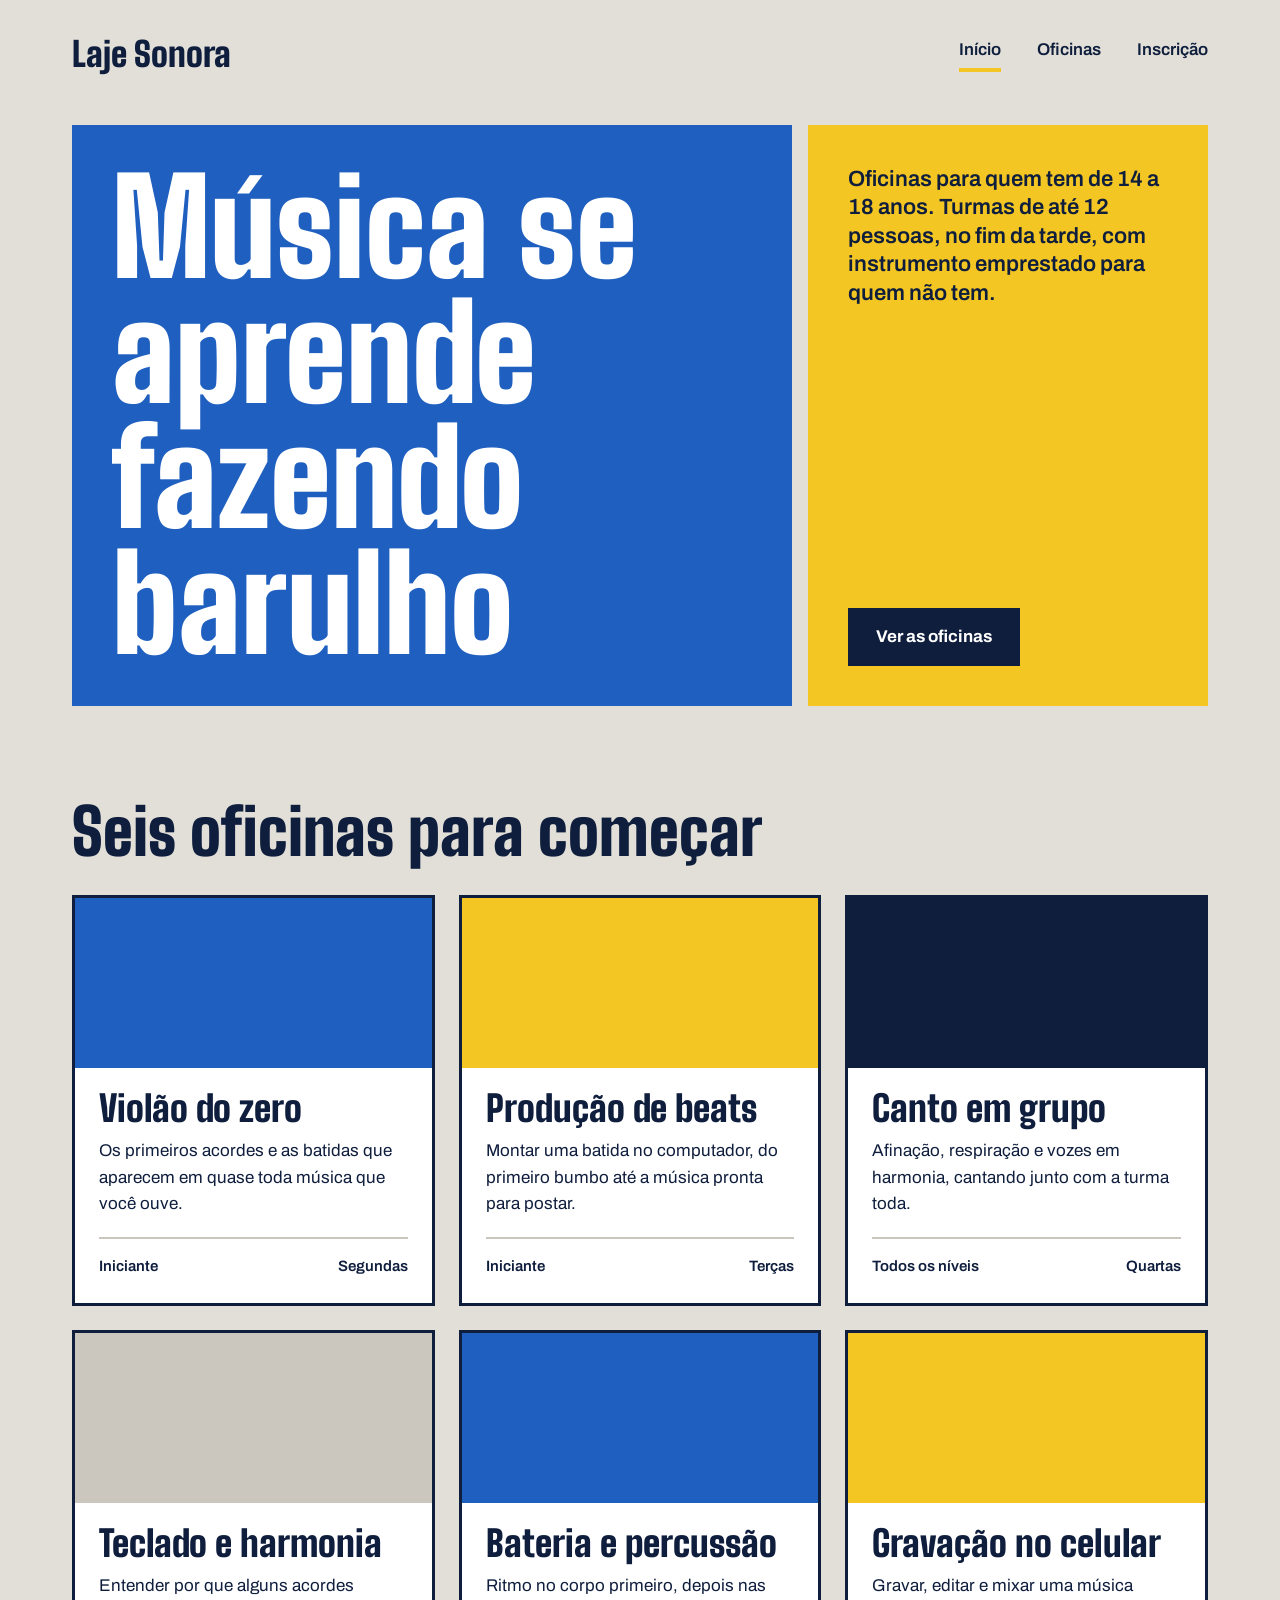
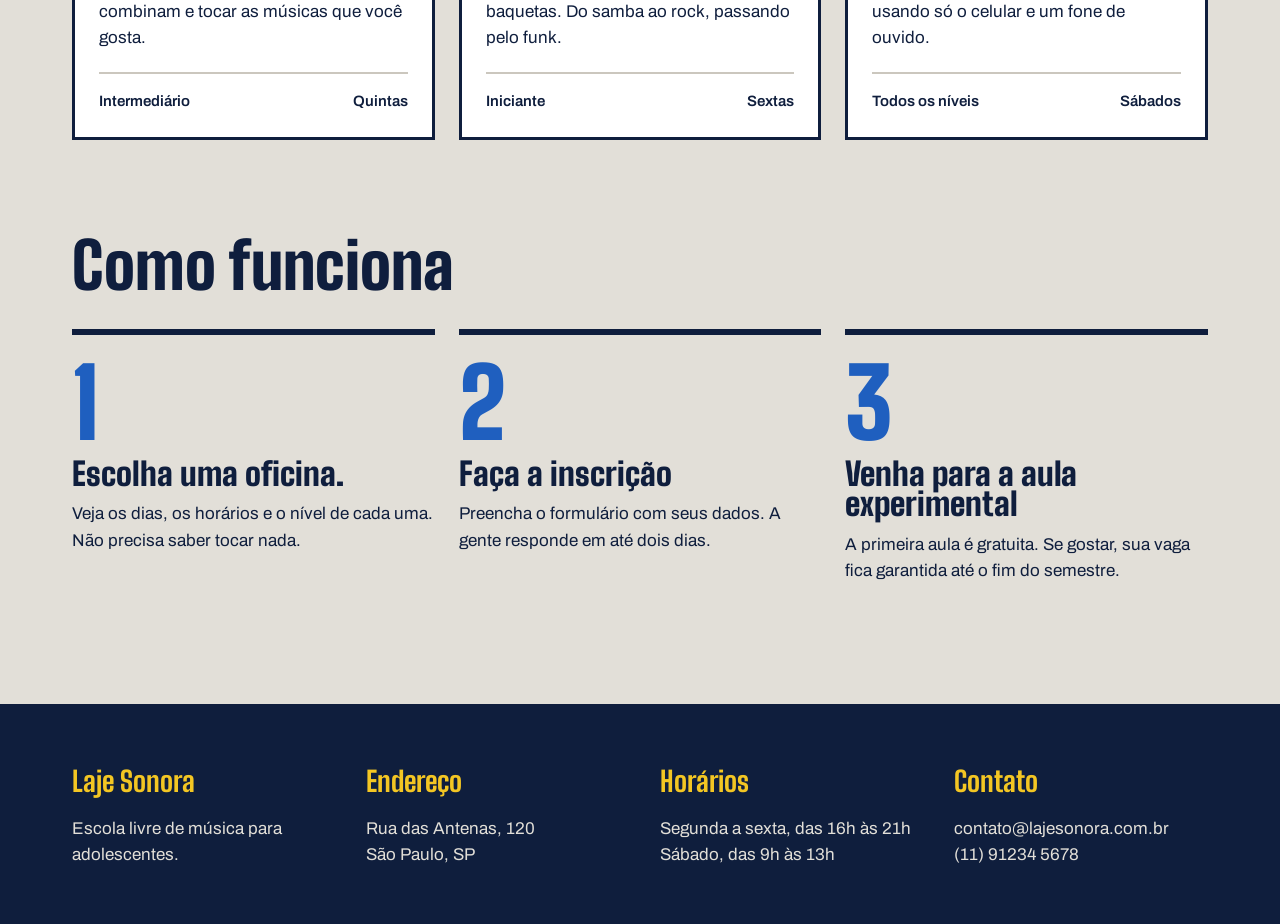
<file: index.html>
<!DOCTYPE html>
<html lang="pt-BR">
<head>
    <meta charset="UTF-8">
    <meta name="viewport" content="width=device-width, initial-scale=1.0">
    <title>Laje Sonora | Início</title>
    <link rel="preconnect" href="https://fonts.googleapis.com">
    <link rel="preconnect" href="https://fonts.gstatic.com" crossorigin>
    <link href="https://fonts.googleapis.com/css2?family=Big+Shoulders:opsz,wght@10..72,100..900&display=swap" rel="stylesheet">
    <link rel="preconnect" href="https://fonts.googleapis.com">
    <link rel="preconnect" href="https://fonts.gstatic.com" crossorigin>
    <link href="https://fonts.googleapis.com/css2?family=Archivo:ital,wght@0,100..900;1,100..900&display=swap" rel="stylesheet">
    <link rel="stylesheet" href="index.css">
</head>
<body>
    <header class="conteudo topo">
        <a href="index.html" class="logo">Laje Sonora</a>

        <nav class="menu">
            <a href="" class="atual">Início</a>
            <a href="oficinas.html">Oficinas</a>
            <a href="inscricao.html">Inscrição</a>
        </nav>
    </header>
    <main>
        <section class="conteudo cartazes">
            <div class="cartaz cartaz-principal">
                <h1>Música se aprende fazendo barulho</h1>
            </div>

            <div class="cartaz cartaz-lateral">
                <p>Oficinas para quem tem de 14 a 18 anos. Turmas de até 12 pessoas, no fim da tarde, com instrumento emprestado para quem não tem.</p>

                <a href="oficinas.html" class="botao">Ver as oficinas</a>
            </div>
        </section>

        <section class="conteudo secao">
            <h2 class="titulo-secao">Seis oficinas para começar</h2>

            <div class="cards">
                <article class="card">
                    <div class="foto foto-azul">

                    </div>

                    <div class="card-texto">
                        <h3>Violão do zero</h3>

                        <p>Os primeiros acordes e as batidas que aparecem em quase toda música que você ouve.</p>

                        <div class="card-info">
                            <span>Iniciante</span>
                            <span>Segundas</span>
                        </div>
                    </div>
                </article>

                <article class="card">
                    <div class="foto foto-amarela">

                    </div>

                    <div class="card-texto">
                        <h3>Produção de beats</h3>

                        <p>Montar uma batida no computador, do primeiro bumbo até a música pronta para postar.</p>

                        <div class="card-info">
                            <span>Iniciante</span>
                            <span>Terças</span>
                        </div>
                    </div>
                </article>

                <article class="card">
                    <div class="foto foto-tinta">

                    </div>

                    <div class="card-texto">
                        <h3>Canto em grupo</h3>

                        <p>Afinação, respiração e vozes em harmonia, cantando junto com a turma toda.</p>

                        <div class="card-info">
                            <span>Todos os níveis</span>
                            <span>Quartas</span>
                        </div>
                    </div>
                </article>

                <article class="card">
                    <div class="foto">

                    </div>

                    <div class="card-texto">
                        <h3>Teclado e harmonia</h3>

                        <p>Entender por que alguns acordes combinam e tocar as músicas que você gosta.</p>

                        <div class="card-info">
                            <span>Intermediário</span>
                            <span>Quintas</span>
                        </div>
                    </div>
                </article>

                <article class="card">
                    <div class="foto foto-azul">

                    </div>

                    <div class="card-texto">
                        <h3>Bateria e percussão</h3>

                        <p>Ritmo no corpo primeiro, depois nas baquetas. Do samba ao rock, passando pelo funk.</p>

                        <div class="card-info">
                            <span>Iniciante</span>
                            <span>Sextas</span>
                        </div>
                    </div>
                </article>

                <article class="card">
                    <div class="foto foto-amarela">

                    </div>

                    <div class="card-texto">
                        <h3>Gravação no celular</h3>

                        <p>Gravar, editar e mixar uma música usando só o celular e um fone de ouvido.</p>

                        <div class="card-info">
                            <span>Todos os níveis</span>
                            <span>Sábados</span>
                        </div>
                    </div>
                </article>
            </div>
        </section>

        <section class="conteudo secao">
            <h2 class="titulo-secao">
                Como funciona
            </h2>
                <div class="passos">
                    <div class="passo">
                        <p class="passo-numero">1</p>
                        <h3>
                          Escolha uma oficina.
                        </h3>
                    <p>Veja os dias, os horários e o nível de cada uma. Não precisa saber tocar nada.</p>
                </div>

                
                    <div class="passo">
                        <p class="passo-numero">2</p>
                        <h3>Faça a inscrição</h3>
                        <p>Preencha o formulário com seus dados. A gente responde em até dois dias.</p>
                    </div>
              

                
                    <div class="passo">
                        <p class="passo-numero">3</p>
                        <h3>Venha para a aula experimental</h3>
                        <p>A primeira aula é gratuita. Se gostar, sua vaga fica garantida até o fim do semestre.</p>
                    </div>
                </div>
        </section>
    </main>

    <footer class="rodape">
        <div class="conteudo rodape-colunas">
            <div class="rodape-coluna">
                <h4>
                    Laje Sonora
                </h4>
                <p>Escola livre de música para <br> adolescentes.</p>
            </div>
            <div class="rodape-coluna">
                <h4>
                    Endereço
                </h4>
                <p>Rua das Antenas, 120 <br> São Paulo, SP</p>
            </div>
            <div class="rodape-coluna">
                <h4>
                    Horários
                </h4>
                <p>Segunda a sexta, das 16h às 21h <br> Sábado, das 9h às 13h</p>
            </div>
            <div class="rodape-coluna">
                <h4>
                    Contato
                </h4>
                <p>contato@lajesonora.com.br <br> (11) 91234 5678</p>
            </div>
        </div>
    </footer>

</body>
</html>
</file>
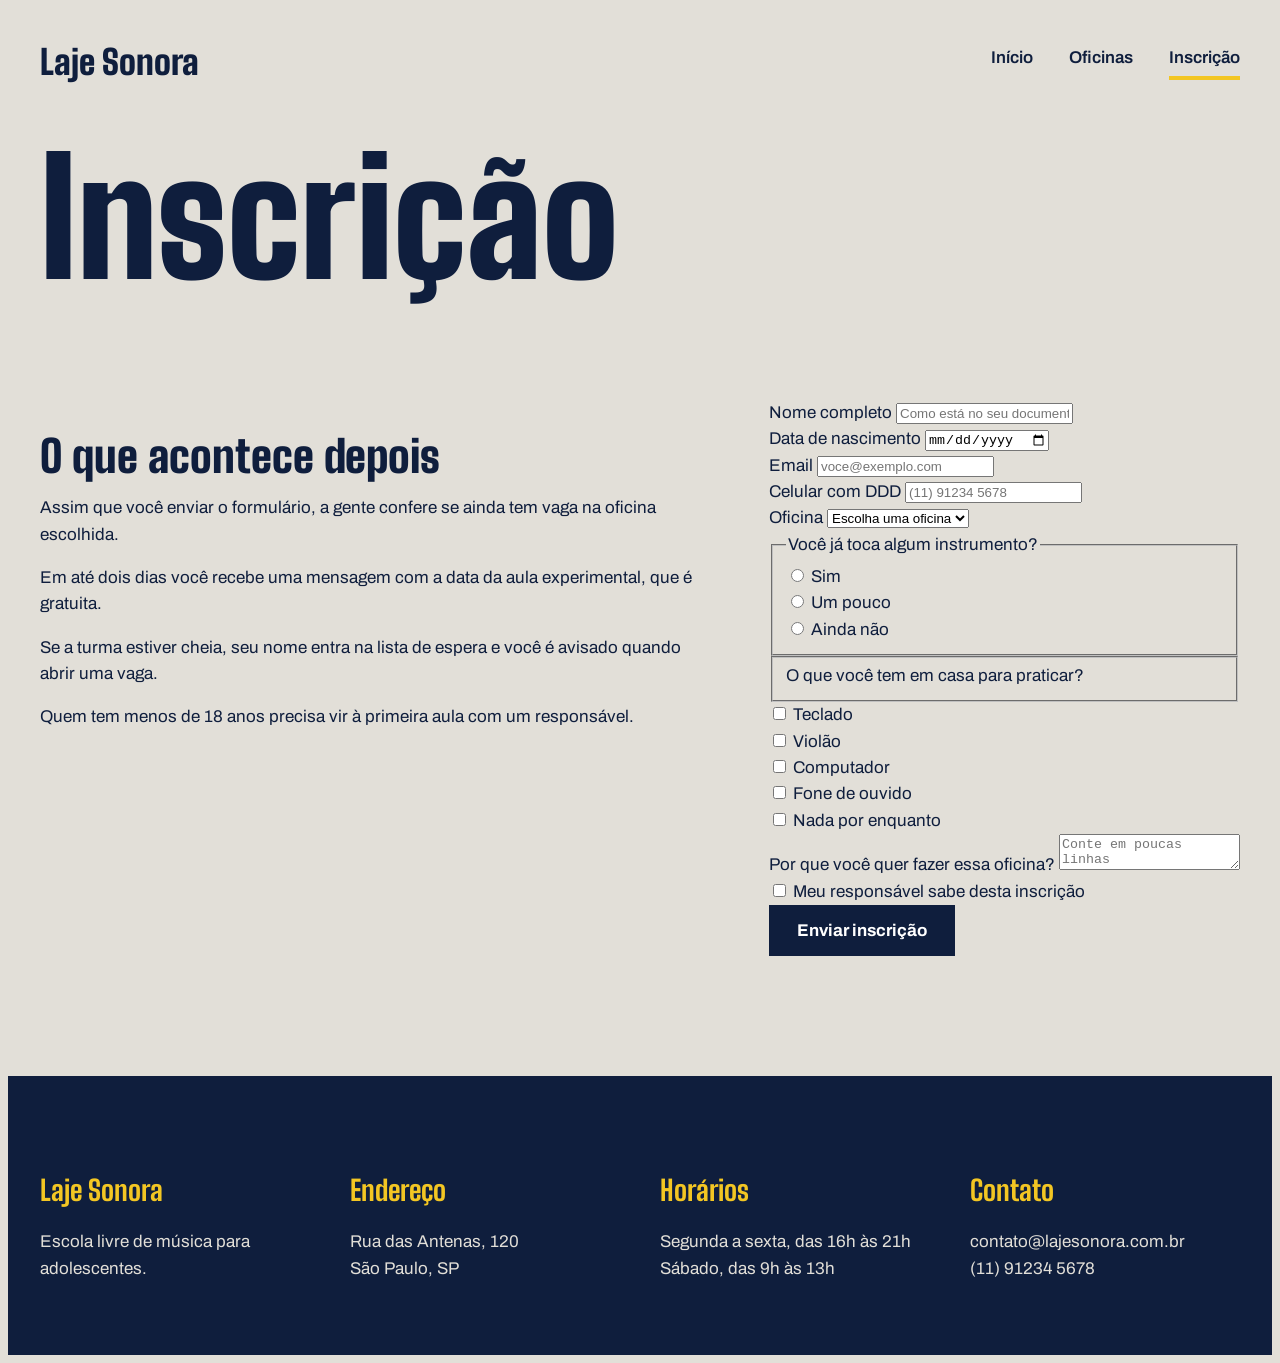
<file: inscricao.html>
<!DOCTYPE html>
<html lang="pt-BR">
<head>
    <meta charset="UTF-8">
    <meta name="viewport" content="width=device-width, initial-scale=1.0">
    <title>Laje Sonora | Inscrição</title>
    <link rel="preconnect" href="https://fonts.googleapis.com">
    <link rel="preconnect" href="https://fonts.gstatic.com" crossorigin>
    <link href="https://fonts.googleapis.com/css2?family=Big+Shoulders:opsz,wght@10..72,100..900&display=swap" rel="stylesheet">
    <link rel="preconnect" href="https://fonts.googleapis.com">
    <link rel="preconnect" href="https://fonts.gstatic.com" crossorigin>
    <link href="https://fonts.googleapis.com/css2?family=Archivo:ital,wght@0,100..900;1,100..900&display=swap" rel="stylesheet">
    <link rel="stylesheet" href="inscricao.css">
</head>
<body>
    <header class="conteudo topo">
        <a href="index.html" class="logo">Laje Sonora</a>

        <nav class="menu">
            <a href="index.html">Início</a>
            <a href="oficinas.html">Oficinas</a>
            <a href="inscricao.html"  class="atual">Inscrição</a>
        </nav>
    </header>
        <main class="conteudo">
            <h1 class="titulo-pagina">Inscrição</h1>
            <div class="inscricao">
                <section class="explicacao">
                    <h2>O que acontece depois</h2>
                    <p>Assim que você enviar o formulário, a gente confere se ainda tem vaga na oficina escolhida.</p>
                    <p>Em até dois dias você recebe uma mensagem com a data da aula experimental, que é gratuita.</p>
                    <p>Se a turma estiver cheia, seu nome entra na lista de espera e você é avisado quando abrir uma vaga.</p>
                    <p class="aviso">Quem tem menos de 18 anos precisa vir à primeira aula com um responsável.</p>
                </section>

                <form action="#" method="post" class="formulario">
                    <div class="linha">
                        <div class="campo">
                            <label for="nome">Nome completo</label>
                            <input type="text" id="nome" name="nome" placeholder="Como está no seu documento" required>
                        </div>
                        
                        <div class="campo">
                            <label for="nascimento" in>Data de nascimento</label>
                            <input type="date" id="nascimento" name="nascimento" required>
                        </div>
                    </div>

                    <div class="linha">
                        <div class="campo">
                            <label for="email">Email</label>
                            <input type="email" id="email" name="email" placeholder="voce@exemplo.com" required>
                        </div>
                        <div class="campo">
                            <label for="telefone">Celular com DDD</label>
                            <input type="tel" id="telefone" name="telefone" placeholder="(11) 91234 5678" required>
                        </div>
                    </div>

                    <div class="campo">
                        <label for="oficina">Oficina</label>
                        <select name="oficina" id="oficina" required>
                            <option value="">Escolha uma oficina</option>
                            <option value="violao">Violão do zero</option>
                            <option value="beats">Produção de beats</option>
                            <option value="canto">Canto em grupo</option>
                            <option value="teclado">Teclado e harmonia</option>
                            <option value="bateria">Bateria e percussão</option>
                            <option value="gravacao">Gravação no celular</option>
                        </select>
                    </div>

                    <fieldset class="grupo">
                        <legend>Você já toca algum instrumento?</legend>
                        <div class="opcoes">
                            <div class="opcao">
                                <input type="radio" id="tocaSim" name="toca " value="sim">
                                <label for="tocaSim">Sim</label>
                            </div>

                            <div class="opcao">
                                <input type="radio" id="tocaPouco" name="toca " value="pouco">
                                <label for="tocaPouco">Um pouco</label>
                            </div>

                            <div class="opcao">
                                <input type="radio" id="tocaNao" name="toca " value="nao">
                                <label for="tocaNao">Ainda não</label>
                            </div>

                        </div>
                    </fieldset>

                    <fieldset class="grupo">O que você tem em casa para praticar?</fieldset>
                    <div class="opcoes">
                        <div class="opcao">
                            <input type="checkbox" id="temViolao" name="tem" value="violao">
                            <label for="temTeclado">Teclado</label>
                        </div>

                        <div class="opcao">
                            <input type="checkbox" id="temTeclado" name="tem" value="teclado">
                            <label for="temViolao">Violão</label>
                        </div>

                        <div class="opcao">
                            <input type="checkbox" id="temComputador" name="tem" value="computador">
                            <label for="temViolao">Computador</label>
                        </div>

                        <div class="opcao">
                            <input type="checkbox" id="temFone" name="tem" value="fone">
                            <label for="temFone">Fone de ouvido</label>
                        </div>

                        <div class="opcao">
                            <input type="checkbox" id="temNada" name="tem" value="nada">
                            <label for="temNada">Nada por enquanto</label>
                        </div>

                        <div class="campo">
                            <label for="motivo">Por que você quer fazer essa oficina?</label>
                            <textarea name="motivo" id="motivo" placeholder="Conte em poucas linhas"></textarea>
                        </div>

                        <div class="opcao">
                            <input type="checkbox" id="responsavel" name="responsavel">
                            <label for="">Meu responsável sabe desta inscrição</label>
                        </div>

                        <div>
                            <button class="botao" type="submit">Enviar inscrição</button>
                        </div>
                    </div>
                </form>
            </div>
        </main>


        <footer class="rodape">
            <div class="conteudo rodape-colunas">
                <div class="rodape-coluna">
                    <h4>
                        Laje Sonora
                    </h4>
                    <p>Escola livre de música para <br> adolescentes.</p>
                </div>
                <div class="rodape-coluna">
                    <h4>
                        Endereço
                    </h4>
                    <p>Rua das Antenas, 120 <br> São Paulo, SP</p>
                </div>
                <div class="rodape-coluna">
                    <h4>
                        Horários
                    </h4>
                    <p>Segunda a sexta, das 16h às 21h <br> Sábado, das 9h às 13h</p>
                </div>
                <div class="rodape-coluna">
                    <h4>
                        Contato
                    </h4>
                    <p>contato@lajesonora.com.br <br> (11) 91234 5678</p>
                </div>
            </div>
        </footer>
</body>
</html>
</file>
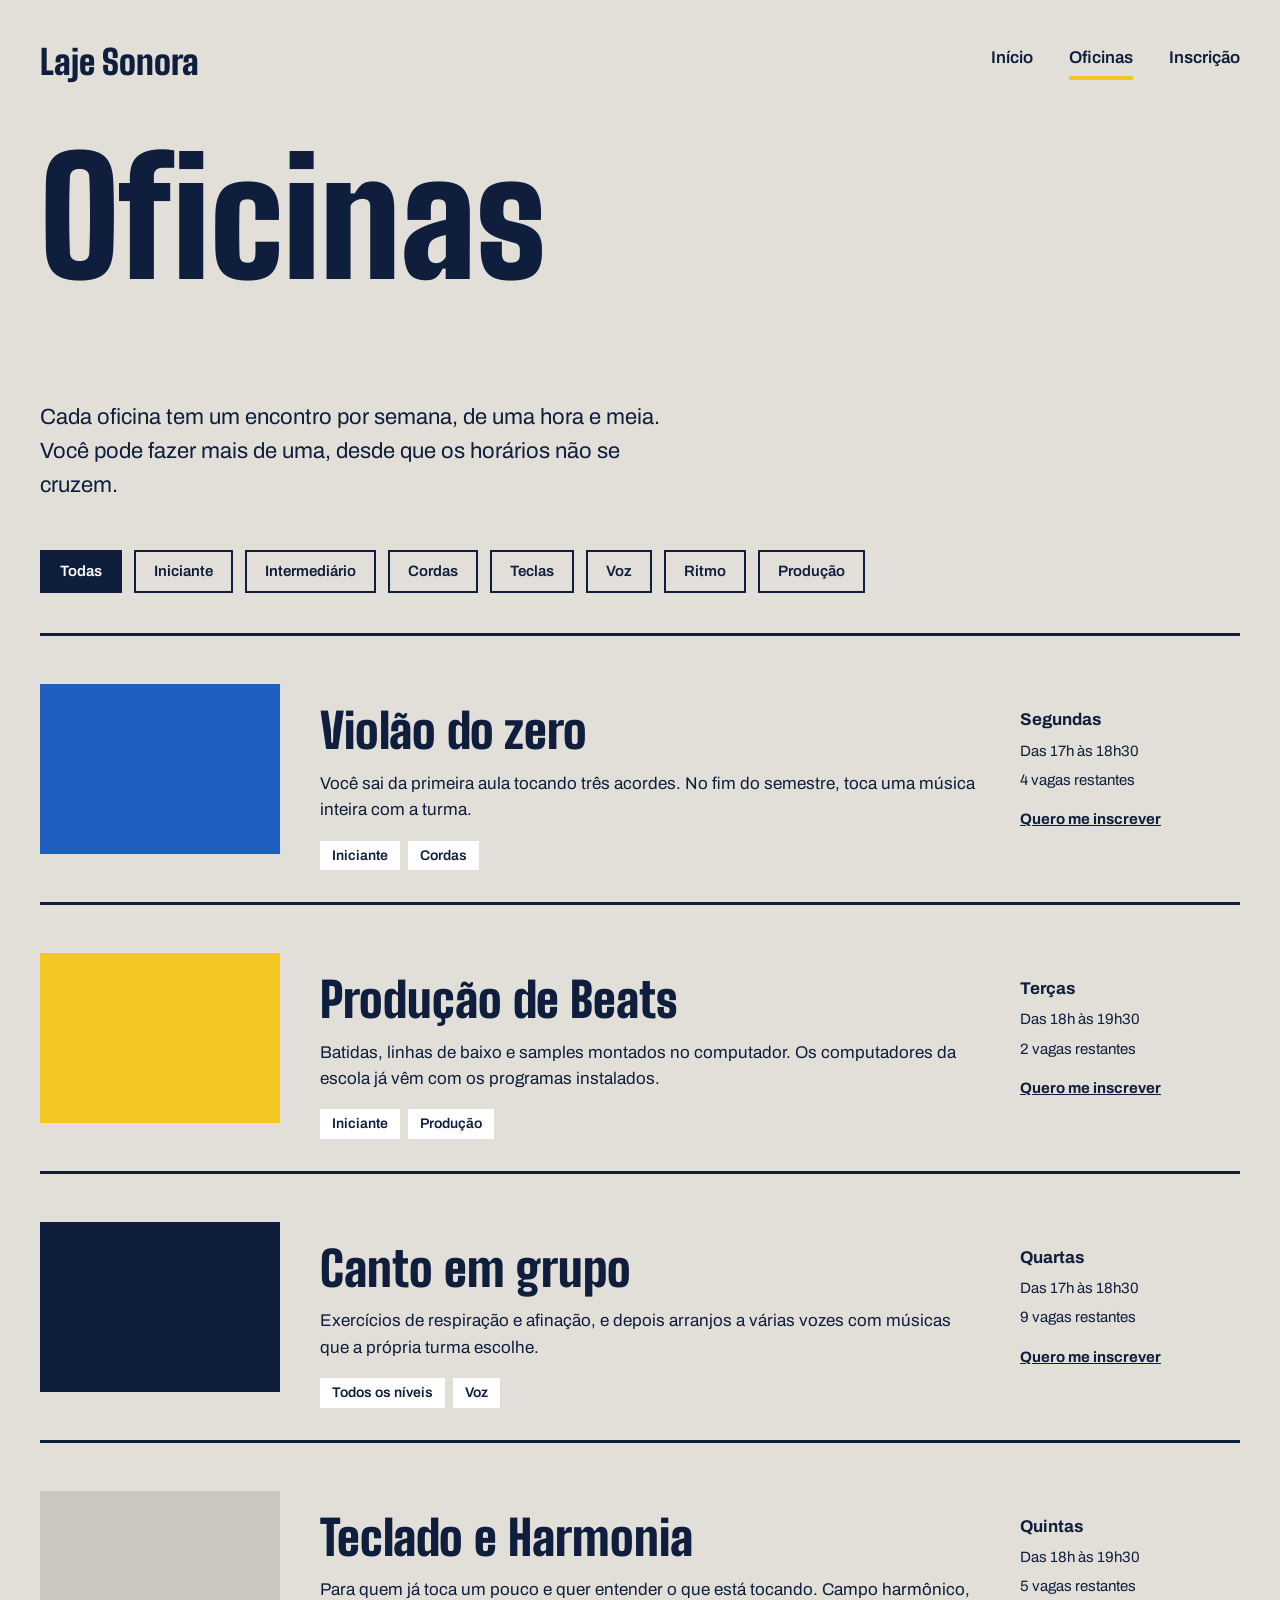
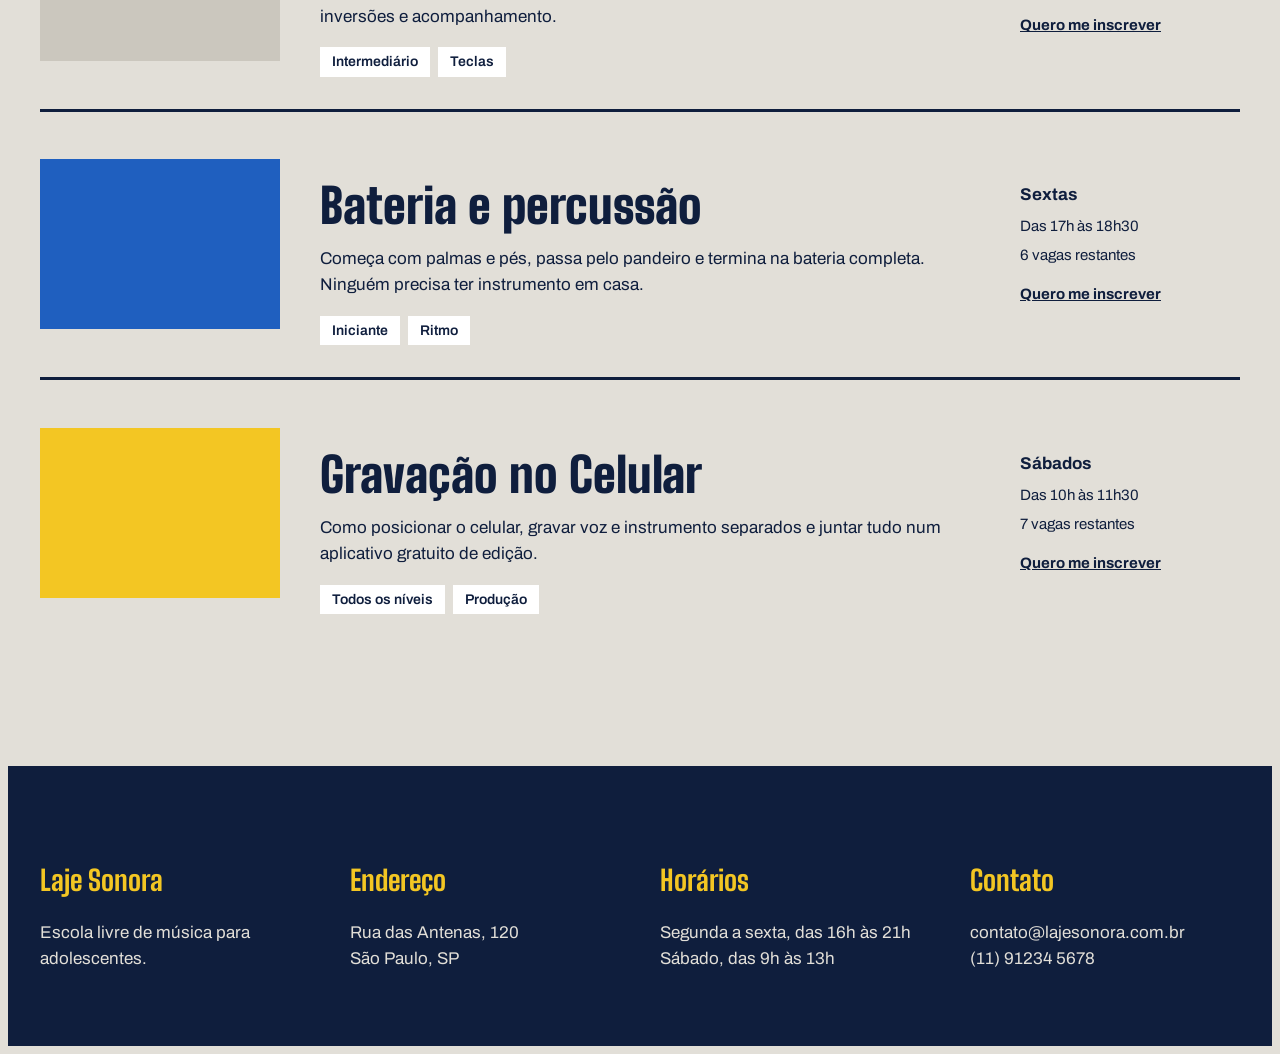
<file: oficinas.html>
<!DOCTYPE html>
<html lang="pt-BR">
<head>
    <meta charset="UTF-8">
    <meta name="viewport" content="width=device-width, initial-scale=1.0">
    <title>Laje Sonora | Oficinas</title>
    <link rel="preconnect" href="https://fonts.googleapis.com">
    <link rel="preconnect" href="https://fonts.gstatic.com" crossorigin>
    <link href="https://fonts.googleapis.com/css2?family=Big+Shoulders:opsz,wght@10..72,100..900&display=swap" rel="stylesheet">
    <link rel="preconnect" href="https://fonts.googleapis.com">
    <link rel="preconnect" href="https://fonts.gstatic.com" crossorigin>
    <link href="https://fonts.googleapis.com/css2?family=Archivo:ital,wght@0,100..900;1,100..900&display=swap" rel="stylesheet">
    <link rel="stylesheet" href="oficinas.css">
</head>
<body>
    <header class="conteudo topo">
        <a href="index.html" class="logo">Laje Sonora</a>

        <nav class="menu">
            <a href="index.html">Início</a>
            <a href="oficinas.html" class="atual">Oficinas</a>
            <a href="inscricao.html">Inscrição</a>
        </nav>
    </header>
        <main class="conteudo">
            <h1 class="titulo-pagina">Oficinas</h1>
            <p class="subtitulo-pagina">Cada oficina tem um encontro por semana, de uma hora e meia. Você pode fazer mais de uma, desde que os horários não se cruzem.</p>

            <div class="filtros">
                <span class="filtro ativo">Todas</span>
                <span class="filtro">Iniciante</span>
                <span class="filtro">Intermediário</span>
                <span class="filtro">Cordas</span>
                <span class="filtro">Teclas</span>
                <span class="filtro">Voz</span>
                <span class="filtro">Ritmo</span>
                <span class="filtro">Produção</span>
            </div>
            <div class="lista">

                <article class="oficina">
                    <div class="foto foto-azul"></div>
                    <div class="oficina-texto">
                        <h2>Violão do zero</h2>
                        <p>Você sai da primeira aula tocando três acordes. No fim do semestre, toca uma música inteira com a turma.</p>
                        <div class="etiquetas">
                            <span class="etiqueta">Iniciante</span>
                            <span class="etiqueta">Cordas</span>
                        </div>
                    </div>
                    <div class="oficinas-detalhes">
                        <strong>Segundas</strong>
                        <span>Das 17h às 18h30</span>
                        <span>4 vagas restantes</span>
                        <a href="inscricao.html">Quero me inscrever</a>
                    </div>
                </article>

                <article class="oficina">
                    <div class="foto foto-amarela"></div>
                    <div class="oficina-texto">
                        <h2>Produção de Beats</h2>
                        <p>Batidas, linhas de baixo e samples montados no computador. Os computadores da escola já vêm com os programas instalados.</p>
                        <div class="etiquetas">
                            <span class="etiqueta">Iniciante</span>
                            <span class="etiqueta">Produção</span>
                        </div>
                    </div>
                    <div class="oficinas-detalhes">
                        <strong>Terças</strong>
                        <span>Das 18h às 19h30</span>
                        <span>2 vagas restantes</span>
                        <a href="inscricao.html">Quero me inscrever</a>
                    </div>
                </article>

                <article class="oficina">
                    <div class="foto foto-tinta"></div>
                    <div class="oficina-texto">
                        <h2>Canto em grupo</h2>
                        <p>Exercícios de respiração e afinação, e depois arranjos a várias vozes com músicas que a própria turma escolhe.</p>
                        <div class="etiquetas">
                            <span class="etiqueta">Todos os níveis</span>
                            <span class="etiqueta">Voz</span>
                        </div>
                    </div>
                    <div class="oficinas-detalhes">
                        <strong>Quartas</strong>
                        <span>Das 17h às 18h30</span>
                        <span>9 vagas restantes</span>
                        <a href="inscricao.html">Quero me inscrever</a>
                    </div>
                </article>

                <article class="oficina">
                    <div class="foto"></div>
                    <div class="oficina-texto">
                        <h2>Teclado e Harmonia</h2>
                        <p>Para quem já toca um pouco e quer entender o que está tocando. Campo harmônico, inversões e acompanhamento.</p>
                        <div class="etiquetas">
                            <span class="etiqueta">Intermediário</span>
                            <span class="etiqueta">Teclas</span>
                        </div>
                    </div>
                    <div class="oficinas-detalhes">
                        <strong>Quintas</strong>
                        <span>Das 18h às 19h30</span>
                        <span>5 vagas restantes</span>
                        <a href="inscricao.html">Quero me inscrever</a>
                    </div>
                </article>

                <article class="oficina">
                    <div class=" foto foto-azul"></div>
                    <div class="oficina-texto">
                        <h2>Bateria e percussão</h2>
                        <p>Começa com palmas e pés, passa pelo pandeiro e termina na bateria completa. Ninguém precisa ter instrumento em casa.</p>
                        <div class="etiquetas">
                            <span class="etiqueta">Iniciante</span>
                            <span class="etiqueta">Ritmo</span>
                        </div>
                    </div>
                    <div class="oficinas-detalhes">
                        <strong>Sextas</strong>
                        <span>Das 17h às 18h30</span>
                        <span>6 vagas restantes</span>
                        <a href="inscricao.html">Quero me inscrever</a>
                    </div>
                </article>

                <article class="oficina">
                    <div class=" foto foto-amarela"></div>
                    <div class="oficina-texto">
                        <h2>Gravação no Celular</h2>
                        <p>Como posicionar o celular, gravar voz e instrumento separados e juntar tudo num aplicativo gratuito de edição.</p>
                        <div class="etiquetas">
                            <span class="etiqueta">Todos os níveis</span>
                            <span class="etiqueta">Produção</span>
                        </div>
                    </div>
                    <div class="oficinas-detalhes">
                        <strong>Sábados</strong>
                        <span>Das 10h às 11h30</span>
                        <span>7 vagas restantes</span>
                        <a href="inscricao.html">Quero me inscrever</a>
                    </div>
                </article>
            </div>
        </main>


        <footer class="rodape">
            <div class="conteudo rodape-colunas">
                <div class="rodape-coluna">
                    <h4>
                        Laje Sonora
                    </h4>
                    <p>Escola livre de música para <br> adolescentes.</p>
                </div>
                <div class="rodape-coluna">
                    <h4>
                        Endereço
                    </h4>
                    <p>Rua das Antenas, 120 <br> São Paulo, SP</p>
                </div>
                <div class="rodape-coluna">
                    <h4>
                        Horários
                    </h4>
                    <p>Segunda a sexta, das 16h às 21h <br> Sábado, das 9h às 13h</p>
                </div>
                <div class="rodape-coluna">
                    <h4>
                        Contato
                    </h4>
                    <p>contato@lajesonora.com.br <br> (11) 91234 5678</p>
                </div>
            </div>
        </footer>
</body>
</html>
</file>
<file: index.css>
*{
    margin: 0;
    padding: 0;
    box-sizing: border-box;
}

:root{
    --concreto: #E2DFD8;
    --concreto-escuro: #CBC7BE;
    --tinta: #0F1E3D;
    --caixa-dagua: #1F5FBF;
    --fita: #F3C623;
    --branco: #FFFFFF;

    --fonte-cartaz: "Big Shoulders", "Arial Narrow", sans-serif;
    --fonte-texto: "Archivo", Arial, sans-serif;
}

body{
    background-color: #E2DFD8;
    color: var(--tinta);
    font-family: var(--fonte-texto);
    font-size: 17px;
    line-height: 1.55;
}

a{
    color: inherit;
}

h1, h2, h3{
    font-family: var(--fonte-cartaz);
    font-weight: 900;
    line-height: 0.95;
}

.conteudo{
    max-width: 1200px;
    margin-inline: auto;
    padding-inline: 32px;
}

.topo{
    padding-block: 28px;
    display: flex;
    justify-content: space-between;
    align-items: center;
}

.logo {
    font-family: var(--fonte-cartaz);
    font-size: 34px;
    font-weight: 900;
    text-decoration: none;
}

.menu{
    display: flex;
    gap: 36px;
}

.menu a{
    font-weight: 600;
    text-decoration: none;
    padding-bottom: 4px; 
    border-bottom: 4px solid transparent;
}

.menu a:hover{
    border-bottom-color:var(--tinta);
}

.menu a.atual{
    border-bottom-color:var(--fita);
}

.cartazes{
    margin-top: 16px;
    display: flex;
    gap: 16px;
}

.cartaz{
    padding: 40px;
}

.cartaz-principal {
    background-color: var(--caixa-dagua);
    color: var(--branco);
    flex: 2;
}

.cartaz-principal h1{
    font-size: 132px;
    max-width: 9ch;
}

.cartaz-lateral {
    background-color: var(--fita);
    flex: 1;
    display: flex;
    flex-direction: column;
    justify-content: space-between;
    gap: 32px;
    align-items: flex-start;
}

.cartaz-lateral p{
    font-size: 22px;
    font-weight: 600;
    line-height: 1.3;
}

.botao{
    background-color: var(--tinta);
    color: var(--branco);
    font-weight: 700;
    text-decoration: none;
    padding: 16px 28px;
    border: none;
    font-family: var(--fonte-texto);
    font-size: 17px;
    cursor: pointer;
}

.botao:hover {
    background-color: var(--caixa-dagua);
}

.secao {
    margin-top: 96px;
}

.titulo-secao {
    font-size: 64px;
    margin-bottom: 32px;
}

.cards {
    display: flex;
    flex-wrap: wrap;
    gap: 24px;
}

.card{
    background-color: var(--branco);
    border: 3px solid var(--tinta);
    flex: 1 1 340px;

    h3{
        font-size: 36px;
        margin-bottom: 12px;
    }
}

.card .foto  {
    height: 170px;
}

.foto {
    background-color: var(--concreto-escuro);
}

.foto-azul {
    background-color: var(--caixa-dagua);
}

.foto-amarela {
    background-color: var(--fita);
}

.foto-tinta {
    background-color: var(--tinta);
}

.card-texto {
    padding: 24px;
}

.card-info {
    margin-top: 20px;
    padding-top: 16px;
    border-top: 2px solid var(--concreto-escuro);
    font-weight: 600;
    font-size: 15px;

    display: flex;
    justify-content: space-between;
}

.passos {
    display: flex;
    gap: 24px;
}

.passo{
    border-top: 6px solid var(--tinta);
    padding-top: 20px;
    flex: 1;
}

.passo-numero {
    font-family: var(--fonte-cartaz);
    font-size: 96px;
    font-weight: 900;
    line-height: 1;
    color: var(--caixa-dagua);
}
.passo h3{
    font-size: 32px;
    margin-block: 8px 12px;
}

.rodape {
    margin-top: 120px;
    background-color: var(--tinta);
    color: var(--concreto);
    padding-block: 56px;
}

.rodape-colunas {
    display: flex;
    gap: 40px;
}

.rodape-coluna {
    flex: 1;
}

.rodape h4 {
    font-family: var(--fonte-cartaz);
    font-size: 28px;
    color: var(--fita);
    margin-bottom: 12px ;
}
</file>
<file: inscricao.css>
:root{
    --concreto: #E2DFD8;
    --concreto-escuro: #CBC7BE;
    --tinta: #0F1E3D;
    --caixa-dagua: #1F5FBF;
    --fita: #F3C623;
    --branco: #FFFFFF;

    --fonte-cartaz: "Big Shoulders", "Arial Narrow", sans-serif;
    --fonte-texto: "Archivo", Arial, sans-serif;
}

body{
    background-color: #E2DFD8;
    color: var(--tinta);
    font-family: var(--fonte-texto);
    font-size: 17px;
    line-height: 1.55;
}

a{
    color: inherit;
}

h1, h2, h3{
    font-family: var(--fonte-cartaz);
    font-weight: 900;
    line-height: 0.95;
}

.conteudo{
    max-width: 1200px;
    margin-inline: auto;
    padding-inline: 32px;
}

.topo{
    padding-block: 28px;
    display: flex;
    justify-content: space-between;
    align-items: center;
}

.logo {
    font-family: var(--fonte-cartaz);
    font-size: 34px;
    font-weight: 900;
    text-decoration: none;
}

.menu{
    display: flex;
    gap: 36px;
}

.menu a{
    font-weight: 600;
    text-decoration: none;
    padding-bottom: 4px; 
    border-bottom: 4px solid transparent;
}

.menu a:hover{
    border-bottom-color:var(--tinta);
}

.menu a.atual{
    border-bottom-color:var(--fita);
}

.rodape {
    margin-top: 120px;
    background-color: var(--tinta);
    color: var(--concreto);
    padding-block: 56px;
}

.rodape-colunas {
    display: flex;
    gap: 40px;
}

.rodape-coluna {
    flex: 1;
}

.rodape h4 {
    font-family: var(--fonte-cartaz);
    font-size: 28px;
    color: var(--fita);
    margin-bottom: 12px ;
}

.titulo-pagina {
    font-size: 160px;
    margin-top: 24px;
}

.botao{
    background-color: var(--tinta);
    color: var(--branco);
    font-weight: 700;
    text-decoration: none;
    padding: 16px 28px;
    border: none;
    font-family: var(--fonte-texto);
    font-size: 17px;
    cursor: pointer;
}

.botao:hover {
    background-color: var(--caixa-dagua);
}

.inscricao{
    margin-top: 56px;
    display: flex;
    gap: 72px;
}

.explicacao {
    flex: 1;
}

.explicacao h2{
    font-size: 44px;
    margin-bottom: 16px;
}

.explicacao p + p{
    margin-top: 14px;
}
</file>
<file: oficinas.css>
:root{
    --concreto: #E2DFD8;
    --concreto-escuro: #CBC7BE;
    --tinta: #0F1E3D;
    --caixa-dagua: #1F5FBF;
    --fita: #F3C623;
    --branco: #FFFFFF;

    --fonte-cartaz: "Big Shoulders", "Arial Narrow", sans-serif;
    --fonte-texto: "Archivo", Arial, sans-serif;
}

body{
    background-color: #E2DFD8;
    color: var(--tinta);
    font-family: var(--fonte-texto);
    font-size: 17px;
    line-height: 1.55;
}

a{
    color: inherit;
}

h1, h2, h3{
    font-family: var(--fonte-cartaz);
    font-weight: 900;
    line-height: 0.95;
}

.conteudo{
    max-width: 1200px;
    margin-inline: auto;
    padding-inline: 32px;
}

.topo{
    padding-block: 28px;
    display: flex;
    justify-content: space-between;
    align-items: center;
}

.logo {
    font-family: var(--fonte-cartaz);
    font-size: 34px;
    font-weight: 900;
    text-decoration: none;
}

.menu{
    display: flex;
    gap: 36px;
}

.menu a{
    font-weight: 600;
    text-decoration: none;
    padding-bottom: 4px; 
    border-bottom: 4px solid transparent;
}

.menu a:hover{
    border-bottom-color:var(--tinta);
}

.menu a.atual{
    border-bottom-color:var(--fita);
}

.rodape {
    margin-top: 120px;
    background-color: var(--tinta);
    color: var(--concreto);
    padding-block: 56px;
}

.rodape-colunas {
    display: flex;
    gap: 40px;
}

.rodape-coluna {
    flex: 1;
}

.rodape h4 {
    font-family: var(--fonte-cartaz);
    font-size: 28px;
    color: var(--fita);
    margin-bottom: 12px ;
}

.foto {
    background-color: var(--concreto-escuro);
}

.foto-azul {
    background-color: var(--caixa-dagua);
}

.foto-amarela {
    background-color: var(--fita);
}

.foto-tinta {
    background-color: var(--tinta);
}

.titulo-pagina {
    font-size: 160px;
    margin-top: 24px;
}

.subtitulo-pagina {
    font-size: 22px;
    max-width: 640px;
    margin-top: 16px;
}

.filtros {
    margin-top: 48px;
    display: flex;
    flex-wrap: wrap;
    gap: 12px;
}

.filtro {
    border: 2px solid var(--tinta);
    padding: 8px 18px;
    font-weight: 600;
    font-size: 15px;
}

.filtro.ativo {
    background-color: var(--tinta);
    color: var(--branco);
}

.lista {
    margin-top: 40px;
}

.oficina {
    padding-block: 32px;
    border-top: 3px solid var(--tinta);
    display: flex;
    align-items: center;
    gap: 40px;
}

.oficina .foto{
    width: 240px;
    height: 170px;
    flex-shrink: 0;
}

.oficina-texto {
    flex: 1;    
}

.oficina h2 {
    font-size: 48px;
    margin-bottom: 10px;
}

.etiquetas {
    margin-top: 16px;
    display: flex;
    gap: 8px;
}

.etiqueta {
    background-color: var(--branco);
    padding: 4px 12px;
    font-size: 14px;
    font-weight: 600;
}

.oficinas-detalhes {
    width: 220px;
    font-size: 15px;
    display: flex;
    flex-direction: column;
    gap: 6px;
}

.oficinas-detalhes strong {
    font-size: 17px;
}

.oficinas-detalhes a {
    margin-top: 10px;
    font-weight: 700;
}
</file>
